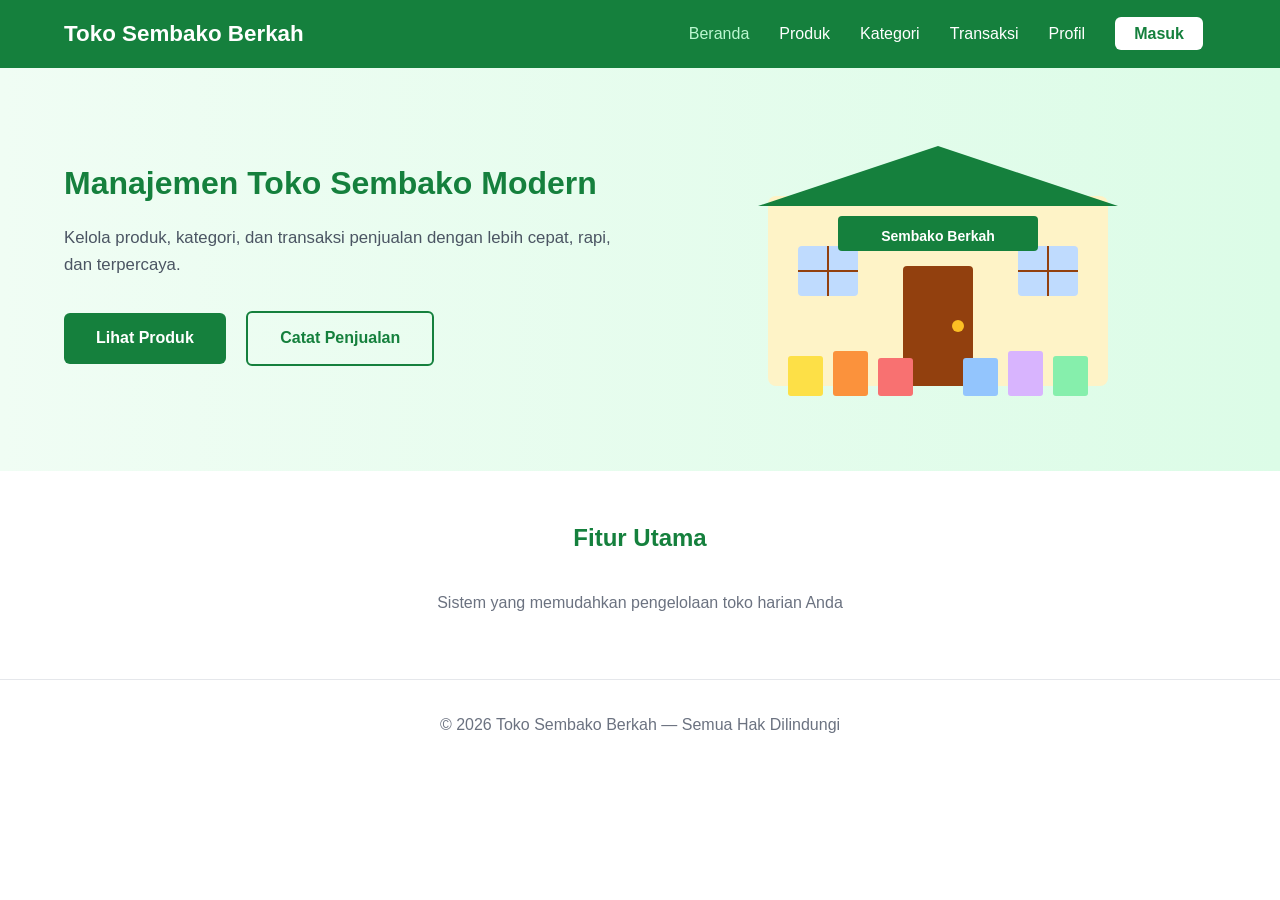
<file: _legacy_python/backend/frontend/index.html>
<!DOCTYPE html>
<html lang="id">
<head>
    <meta charset="UTF-8">
    <meta name="viewport" content="width=device-width, initial-scale=1.0">
    <title>Beranda — Toko Sembako Berkah</title>
    <style>
        * {
            margin: 0;
            padding: 0;
            box-sizing: border-box;
            font-family: 'Segoe UI', Arial, sans-serif;
        }
        body {
            background-color: #ffffff;
            color: #333333;
            line-height: 1.6;
        }
        .container {
            width: 90%;
            max-width: 1200px;
            margin: 0 auto;
        }
        /* Navigasi */
        nav {
            background-color: #15803d;
            padding: 1rem 0;
            margin-bottom: 0;
        }
        .nav-wrap {
            display: flex;
            align-items: center;
            justify-content: space-between;
        }
        .logo {
            font-size: 1.4rem;
            font-weight: 700;
            color: #ffffff;
            text-decoration: none;
        }
        .menu a {
            color: #ffffff;
            text-decoration: none;
            margin: 0 0.8rem;
            font-weight: 500;
        }
        .menu a:hover, .menu a.active {
            color: #bbf7d0;
        }
        .menu .masuk-btn {
            background-color: #ffffff;
            color: #15803d;
            padding: 0.5rem 1.2rem;
            border-radius: 6px;
            font-weight: 600;
        }
        .menu .masuk-btn:hover {
            background-color: #dcfce7;
        }
        /* Bagian Utama */
        .hero {
            background: linear-gradient(to right, #f0fdf4, #dcfce7);
            padding: 3rem 0;
        }
        .hero-wrap {
            display: flex;
            align-items: center;
            gap: 2.5rem;
        }
        .hero-teks {
            flex: 1;
        }
        .hero-teks h1 {
            font-size: 2rem;
            color: #15803d;
            margin-bottom: 1rem;
        }
        .hero-teks p {
            font-size: 1.05rem;
            color: #4b5563;
            margin-bottom: 2rem;
        }
        .tombol {
            display: inline-block;
            padding: 0.8rem 2rem;
            border-radius: 6px;
            text-decoration: none;
            font-weight: 600;
            margin-right: 1rem;
            margin-bottom: 1rem;
        }
        .tombol.hijau {
            background-color: #15803d;
            color: white;
        }
        .tombol.hijau:hover {
            background-color: #166534;
        }
        .tombol.putih {
            border: 2px solid #15803d;
            color: #15803d;
            background-color: transparent;
        }
        .tombol.putih:hover {
            background-color: #dcfce7;
        }
        .hero-gambar {
            flex: 1;
            text-align: center;
        }
        .hero-gambar img,
        .hero-gambar svg {
            max-width: 100%;
            height: auto;
        }
        /* Fitur */
        .fitur {
            padding: 3rem 0;
        }
        .fitur h2 {
            text-align: center;
            color: #15803d;
            margin-bottom: 2rem;
        }
        /* Footer */
        footer {
            text-align: center;
            padding: 2rem 0;
            color: #6b7280;
            border-top: 1px solid #e5e7eb;
            margin-top: 1rem;
        }
        @media (max-width: 768px) {
            .hero-wrap {
                flex-direction: column;
                text-align: center;
            }
            .menu a {
                margin: 0 0.4rem;
                font-size: 0.9rem;
            }
        }
    </style>
</head>
<body>

    <nav>
        <div class="container nav-wrap">
            <a href="index.html" class="logo">Toko Sembako Berkah</a>
            <div class="menu">
                <a href="index.html" class="active">Beranda</a>
                <a href="produk.html">Produk</a>
                <a href="kategori.html">Kategori</a>
                <a href="transaksi.html">Transaksi</a>
                <a href="profil.html">Profil</a>
                <a href="login.html" class="masuk-btn">Masuk</a>
            </div>
        </div>
    </nav>

    <section class="hero">
        <div class="container hero-wrap">
            <div class="hero-teks">
                <h1>Manajemen Toko Sembako Modern</h1>
                <p>Kelola produk, kategori, dan transaksi penjualan dengan lebih cepat, rapi, dan terpercaya.</p>
                <a href="produk.html" class="tombol hijau">Lihat Produk</a>
                <a href="transaksi.html" class="tombol putih">Catat Penjualan</a>
            </div>
            <div class="hero-gambar">
                <!-- Gambar Ilustrasi Toko Sembako -->
                <svg width="400" height="300" viewBox="0 0 400 300" xmlns="http://www.w3.org/2000/svg">
                    <!-- Latar toko -->
                    <rect x="30" y="80" width="340" height="190" fill="#fef3c7" rx="8"/>
                    <!-- Atap toko -->
                    <polygon points="200,30 20,90 380,90" fill="#15803d"/>
                    <!-- Pintu -->
                    <rect x="165" y="150" width="70" height="120" fill="#92400e" rx="4"/>
                    <circle cx="220" cy="210" r="6" fill="#fbbf24"/>
                    <!-- Jendela kiri -->
                    <rect x="60" y="130" width="60" height="50" fill="#bfdbfe" rx="4"/>
                    <line x1="90" y1="130" x2="90" y2="180" stroke="#92400e" stroke-width="2"/>
                    <line x1="60" y1="155" x2="120" y2="155" stroke="#92400e" stroke-width="2"/>
                    <!-- Jendela kanan -->
                    <rect x="280" y="130" width="60" height="50" fill="#bfdbfe" rx="4"/>
                    <line x1="310" y1="130" x2="310" y2="180" stroke="#92400e" stroke-width="2"/>
                    <line x1="280" y1="155" x2="340" y2="155" stroke="#92400e" stroke-width="2"/>
                    <!-- Papan Nama -->
                    <rect x="100" y="100" width="200" height="35" fill="#15803d" rx="4"/>
                    <text x="200" y="125" font-family="Arial" font-size="14" fill="white" text-anchor="middle" font-weight="bold">Sembako Berkah</text>
                    <!-- Produk di depan -->
                    <rect x="50" y="240" width="35" height="40" fill="#fde047" rx="3"/>
                    <rect x="95" y="235" width="35" height="45" fill="#fb923c" rx="3"/>
                    <rect x="140" y="242" width="35" height="38" fill="#f87171" rx="3"/>
                    <rect x="225" y="242" width="35" height="38" fill="#93c5fd" rx="3"/>
                    <rect x="270" y="235" width="35" height="45" fill="#d8b4fe" rx="3"/>
                    <rect x="315" y="240" width="35" height="40" fill="#86efac" rx="3"/>
                </svg>
            </div>
        </div>
    </section>

    <section class="fitur container">
        <h2>Fitur Utama</h2>
        <p style="text-align:center; color:#6b7280;">Sistem yang memudahkan pengelolaan toko harian Anda</p>
    </section>

    <footer>
        <p>&copy; 2026 Toko Sembako Berkah — Semua Hak Dilindungi</p>
    </footer>

</body>
</html>
</file>
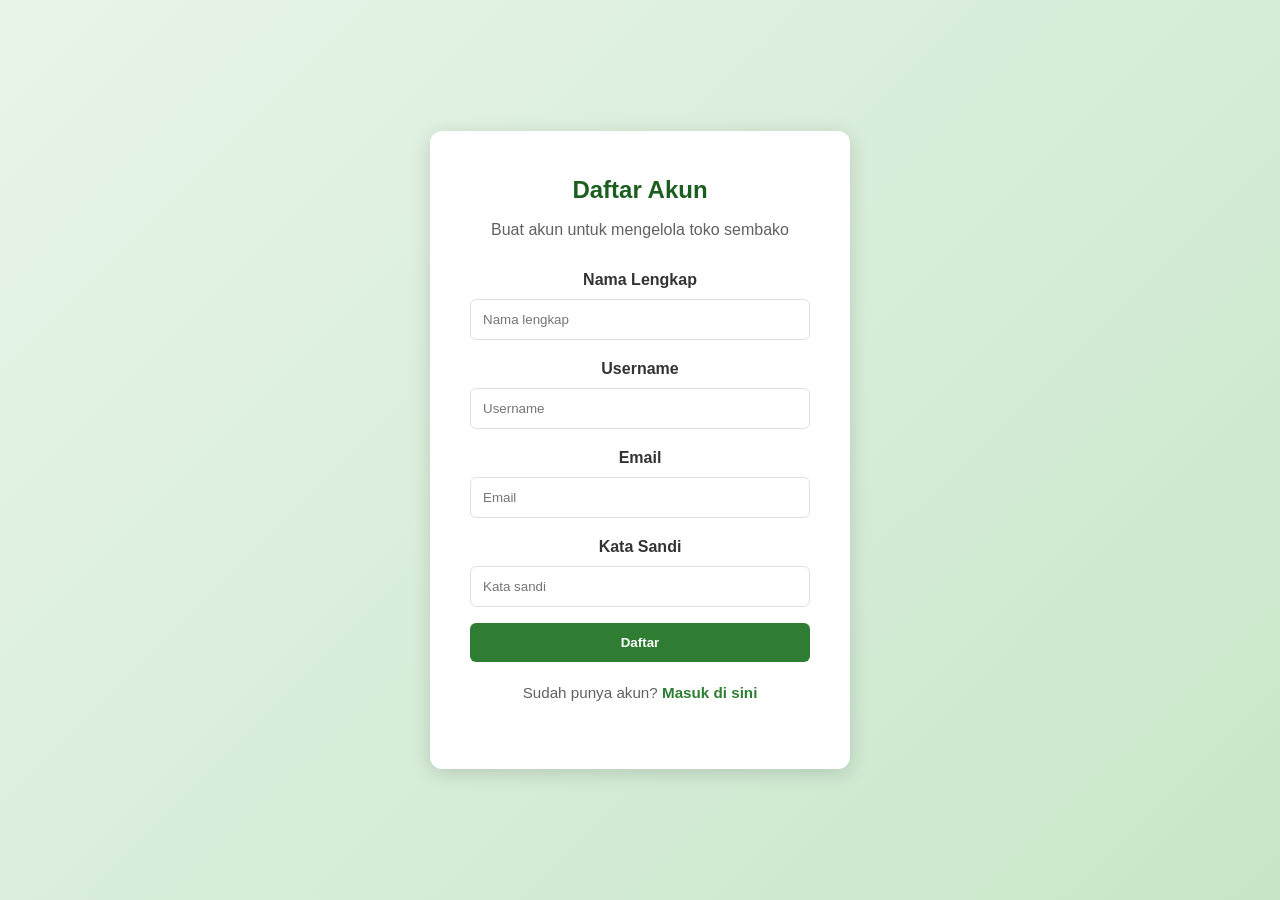
<file: backend/frontend/daftar.html>
<!DOCTYPE html>
<html lang="id">
<head>
    <meta charset="UTF-8">
    <meta name="viewport" content="width=device-width, initial-scale=1.0">
    <title>Daftar - Toko Sembako Berkah</title>
    <link rel="stylesheet" href="css/style.css">
</head>
<body class="halaman-auth">

    <div class="auth-box">
        <h2>Daftar Akun</h2>
        <p>Buat akun untuk mengelola toko sembako</p>

        <form>
            <div class="form-group">
                <label>Nama Lengkap</label>
                <input type="text" placeholder="Nama lengkap" class="input-field">
            </div>
            <div class="form-group">
                <label>Username</label>
                <input type="text" placeholder="Username" class="input-field">
            </div>
            <div class="form-group">
                <label>Email</label>
                <input type="email" placeholder="Email" class="input-field">
            </div>
            <div class="form-group">
                <label>Kata Sandi</label>
                <input type="password" placeholder="Kata sandi" class="input-field">
            </div>
            <button type="submit" class="btn-primary btn-full">Daftar</button>
        </form>
        <p class="auth-link">Sudah punya akun? <a href="login.html">Masuk di sini</a></p>
    </div>

    <script src="js/app.js"></script>
</body>
</html>
</file>
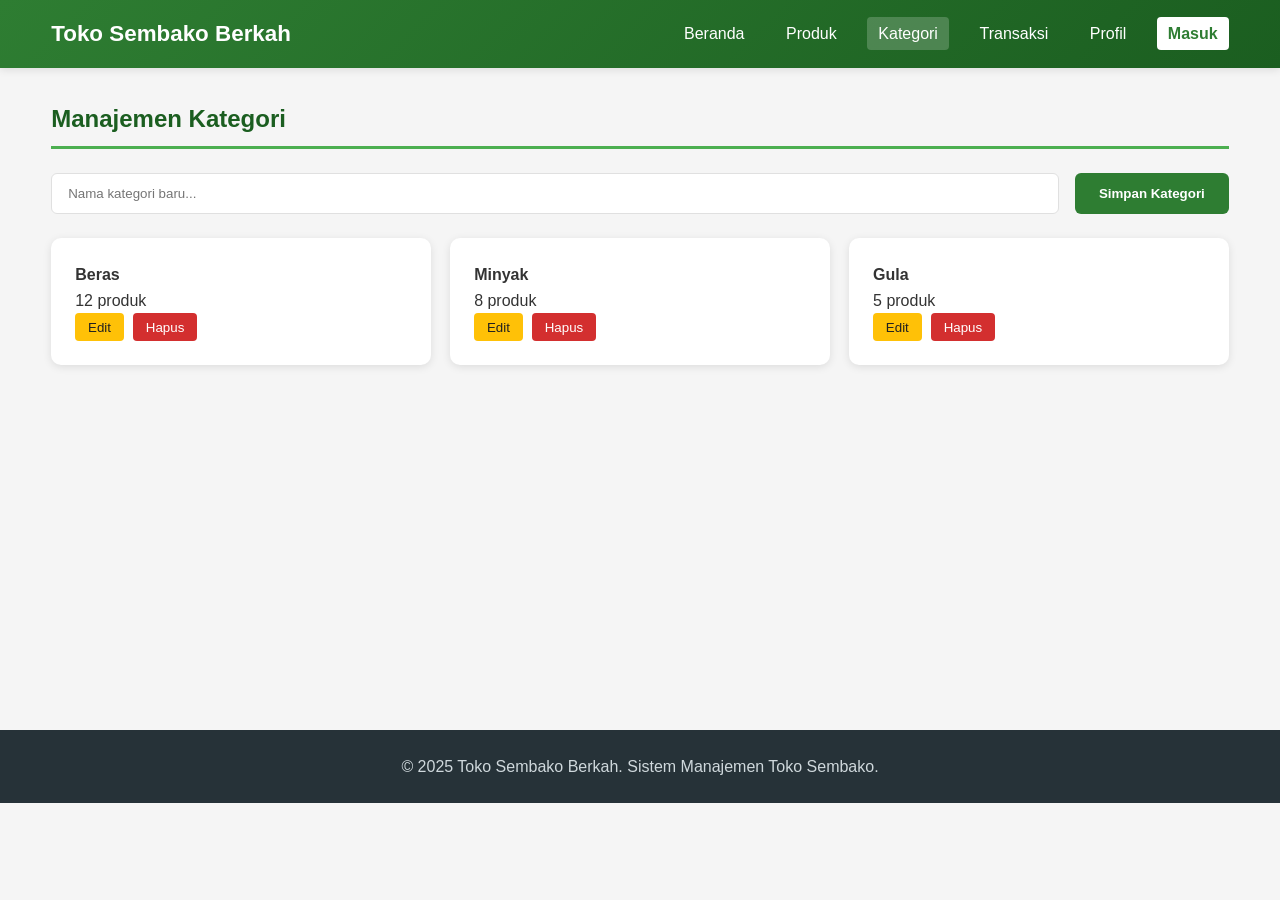
<file: backend/frontend/kategori.html>
<!DOCTYPE html>
<html lang="id">
<head>
    <meta charset="UTF-8">
    <meta name="viewport" content="width=device-width, initial-scale=1.0">
    <title>Kategori - Toko Sembako Berkah</title>
    <link rel="stylesheet" href="css/style.css">
</head>
<body>

    <nav class="navbar">
        <div class="container">
            <h1 class="logo">Toko Sembako Berkah</h1>
            <ul class="nav-links">
                <li><a href="index.html">Beranda</a></li>
                <li><a href="produk.html">Produk</a></li>
                <li><a href="kategori.html" class="active">Kategori</a></li>
                <li><a href="transaksi.html">Transaksi</a></li>
                <li><a href="profil.html">Profil</a></li>
                <li><a href="login.html" class="btn-masuk">Masuk</a></li>
            </ul>
        </div>
    </nav>

    <section class="page-content">
        <div class="container">
            <h2>Manajemen Kategori</h2>

            <div class="toolbar">
                <input type="text" placeholder="Nama kategori baru..." class="input-cari">
                <button class="btn-primary">Simpan Kategori</button>
            </div>

            <div class="kategori-grid">
                <div class="kategori-card">
                    <h4>Beras</h4>
                    <p>12 produk</p>
                    <button class="btn-small btn-edit">Edit</button>
                    <button class="btn-small btn-hapus">Hapus</button>
                </div>
                <div class="kategori-card">
                    <h4>Minyak</h4>
                    <p>8 produk</p>
                    <button class="btn-small btn-edit">Edit</button>
                    <button class="btn-small btn-hapus">Hapus</button>
                </div>
                <div class="kategori-card">
                    <h4>Gula</h4>
                    <p>5 produk</p>
                    <button class="btn-small btn-edit">Edit</button>
                    <button class="btn-small btn-hapus">Hapus</button>
                </div>
            </div>
        </div>
    </section>

    <footer class="footer">
        <div class="container">
            <p>&copy; 2025 Toko Sembako Berkah. Sistem Manajemen Toko Sembako.</p>
        </div>
    </footer>

    <script src="js/app.js"></script>
</body>
</html>
</file>
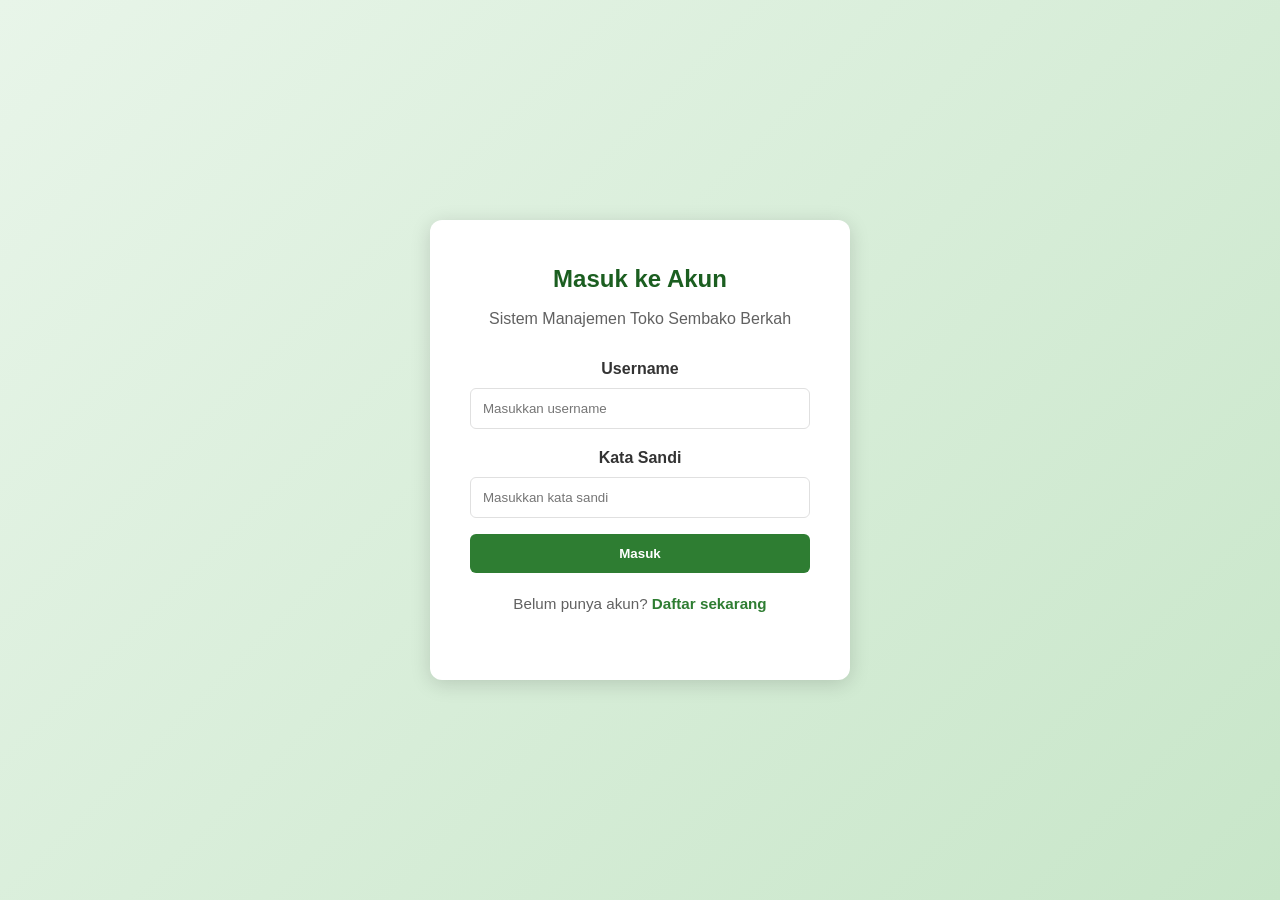
<file: backend/frontend/login.html>
<!DOCTYPE html>
<html lang="id">
<head>
    <meta charset="UTF-8">
    <meta name="viewport" content="width=device-width, initial-scale=1.0">
    <title>Masuk - Toko Sembako Berkah</title>
    <link rel="stylesheet" href="css/style.css">
</head>
<body class="halaman-auth">

    <div class="auth-box">
        <h2>Masuk ke Akun</h2>
        <p>Sistem Manajemen Toko Sembako Berkah</p>

        <form>
            <div class="form-group">
                <label>Username</label>
                <input type="text" placeholder="Masukkan username" class="input-field">
            </div>
            <div class="form-group">
                <label>Kata Sandi</label>
                <input type="password" placeholder="Masukkan kata sandi" class="input-field">
            </div>
            <button type="submit" class="btn-primary btn-full">Masuk</button>
        </form>

        <p class="auth-link">Belum punya akun? <a href="daftar.html">Daftar sekarang</a></p>
    </div>

    <script src="js/app.js"></script>
</body>
</html>
</file>
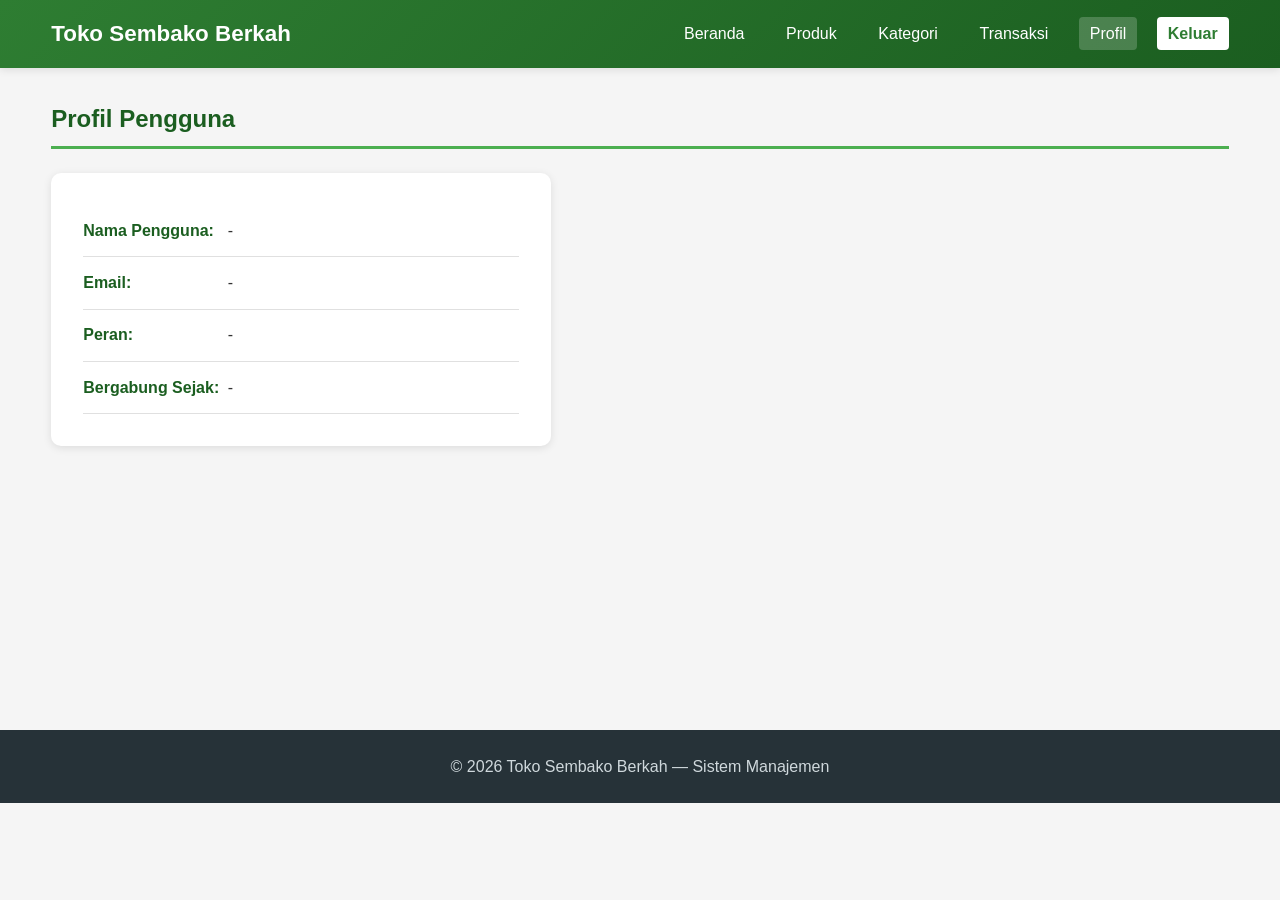
<file: backend/frontend/profil.html>
<!DOCTYPE html>
<html lang="id">
<head>
    <meta charset="UTF-8">
    <meta name="viewport" content="width=device-width, initial-scale=1.0">
    <title>Profil - Toko Sembako Berkah</title>
    <link rel="stylesheet" href="css/style.css">
</head>
<body>

    <nav class="navbar">
        <div class="container">
            <h1 class="logo">Toko Sembako Berkah</h1>
            <ul class="nav-links">
                <li><a href="index.html">Beranda</a></li>
                <li><a href="produk.html">Produk</a></li>
                <li><a href="kategori.html">Kategori</a></li>
                <li><a href="transaksi.html">Transaksi</a></li>
                <li><a href="profil.html" class="active">Profil</a></li>
                <li><a href="#" id="tombolKeluar" class="btn-masuk">Keluar</a></li>
            </ul>
        </div>
    </nav>

    <section class="page-content">
        <div class="container profil-container">
            <h2>Profil Pengguna</h2>
            <div class="profil-kartu">
                <div class="profil-info">
                    <p><strong>Nama Pengguna:</strong> <span id="namaPengguna">-</span></p>
                    <p><strong>Email:</strong> <span id="emailPengguna">-</span></p>
                    <p><strong>Peran:</strong> <span id="peranPengguna">-</span></p>
                    <p><strong>Bergabung Sejak:</strong> <span id="tanggalBergabung">-</span></p>
                </div>
            </div>
        </div>
    </section>

    <footer class="footer">
        <div class="container">
            <p>&copy; 2026 Toko Sembako Berkah — Sistem Manajemen</p>
        </div>
    </footer>

    <script src="js/app.js"></script>
</body>
</html>
</file>
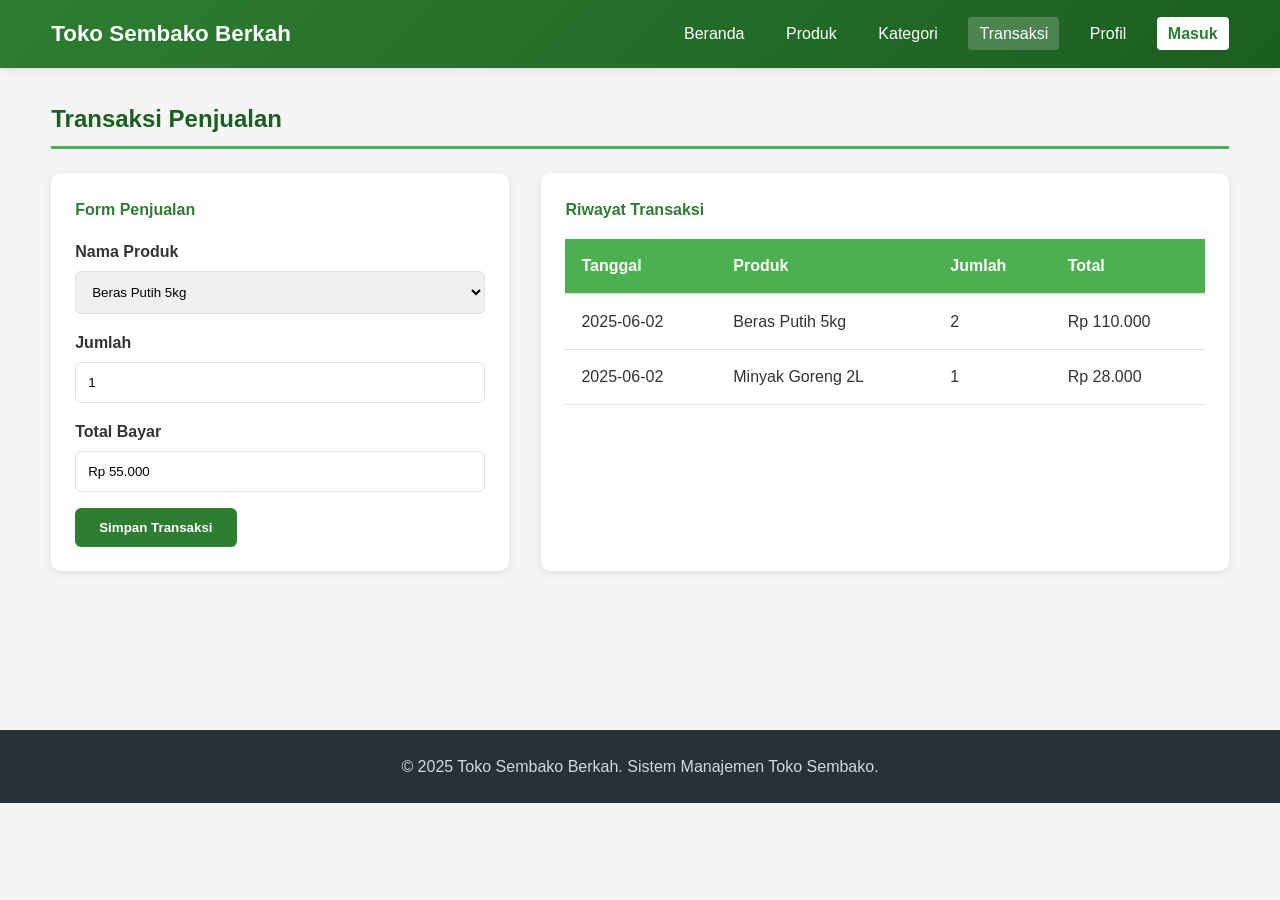
<file: backend/frontend/transaksi.html>
<!DOCTYPE html>
<html lang="id">
<head>
    <meta charset="UTF-8">
    <meta name="viewport" content="width=device-width, initial-scale=1.0">
    <title>Transaksi - Toko Sembako Berkah</title>
    <link rel="stylesheet" href="css/style.css">
</head>
<body>

    <nav class="navbar">
        <div class="container">
            <h1 class="logo">Toko Sembako Berkah</h1>
            <ul class="nav-links">
                <li><a href="index.html">Beranda</a></li>
                <li><a href="produk.html">Produk</a></li>
                <li><a href="kategori.html">Kategori</a></li>
                <li><a href="transaksi.html" class="active">Transaksi</a></li>
                <li><a href="profil.html">Profil</a></li>
                <li><a href="login.html" class="btn-masuk">Masuk</a></li>
            </ul>
        </div>
    </nav>

    <section class="page-content">
        <div class="container">
            <h2>Transaksi Penjualan</h2>

            <div class="transaksi-layout">
                <div class="transaksi-form">
                    <h4>Form Penjualan</h4>
                    <div class="form-group">
                        <label>Nama Produk</label>
                        <select class="input-field">
                            <option>Beras Putih 5kg</option>
                            <option>Minyak Goreng 2L</option>
                            <option>Gula Pasir 1kg</option>
                        </select>
                    </div>
                    <div class="form-group">
                        <label>Jumlah</label>
                        <input type="number" value="1" class="input-field">
                    </div>
                    <div class="form-group">
                        <label>Total Bayar</label>
                        <input type="text" value="Rp 55.000" class="input-field" readonly>
                    </div>
                    <button class="btn-primary">Simpan Transaksi</button>
                </div>

                <div class="transaksi-riwayat">
                    <h4>Riwayat Transaksi</h4>
                    <table class="tabel">
                        <thead>
                            <tr>
                                <th>Tanggal</th>
                                <th>Produk</th>
                                <th>Jumlah</th>
                                <th>Total</th>
                            </tr>
                        </thead>
                        <tbody>
                            <tr>
                                <td>2025-06-02</td>
                                <td>Beras Putih 5kg</td>
                                <td>2</td>
                                <td>Rp 110.000</td>
                            </tr>
                            <tr>
                                <td>2025-06-02</td>
                                <td>Minyak Goreng 2L</td>
                                <td>1</td>
                                <td>Rp 28.000</td>
                            </tr>
                        </tbody>
                    </table>
                </div>
            </div>
        </div>
    </section>

    <footer class="footer">
        <div class="container">
            <p>&copy; 2025 Toko Sembako Berkah. Sistem Manajemen Toko Sembako.</p>
        </div>
    </footer>

    <script src="js/app.js"></script>
</body>
</html>
</file>
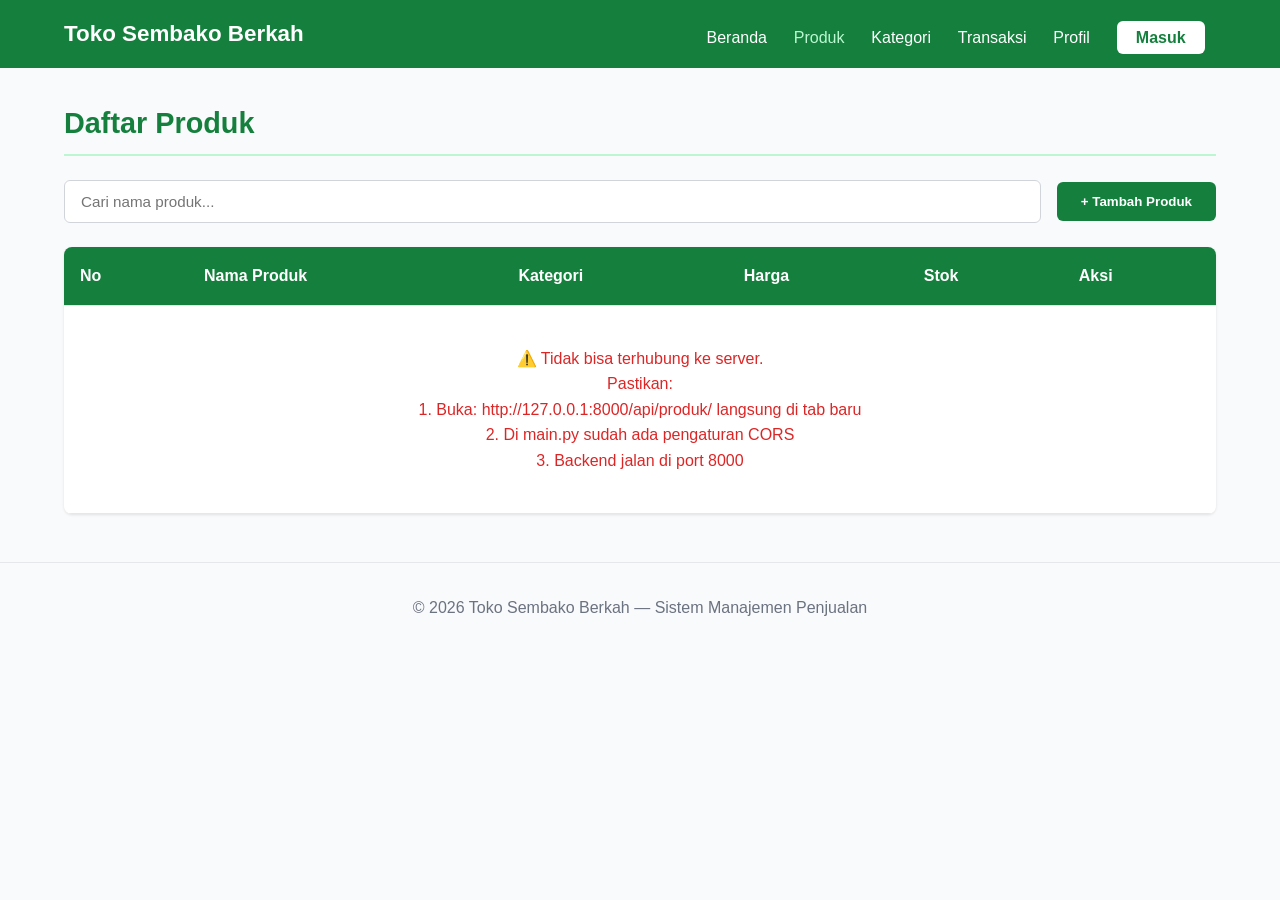
<file: _legacy_python/backend/frontend/produk.html>
<!DOCTYPE html>
<html lang="id">
<head>
    <meta charset="UTF-8">
    <meta name="viewport" content="width=device-width, initial-scale=1.0">
    <title>Produk — Toko Sembako Berkah</title>
    <style>
        * {
            margin: 0;
            padding: 0;
            box-sizing: border-box;
            font-family: 'Segoe UI', Arial, sans-serif;
        }
        body {
            background-color: #f9fafb;
            color: #333;
            line-height: 1.6;
        }
        .container {
            width: 90%;
            max-width: 1200px;
            margin: 0 auto;
        }
        /* Navigasi */
        nav {
            background-color: #15803d;
            padding: 1rem 0;
            margin-bottom: 2rem;
        }
        .nav-wrap {
            display: flex;
            align-items: center;
            justify-content: space-between;
            flex-wrap: wrap;
        }
        .logo {
            font-size: 1.4rem;
            font-weight: 700;
            color: #fff;
            text-decoration: none;
        }
        .menu {
            margin-top: 0.5rem;
        }
        .menu a {
            color: #fff;
            text-decoration: none;
            margin: 0 0.7rem;
            font-weight: 500;
        }
        .menu a:hover, .menu a.active {
            color: #bbf7d0;
        }
        .menu .masuk-btn {
            background-color: #fff;
            color: #15803d;
            padding: 0.5rem 1.2rem;
            border-radius: 6px;
            font-weight: 600;
        }
        /* Konten */
        h2 {
            font-size: 1.8rem;
            color: #15803d;
            margin-bottom: 1.5rem;
            padding-bottom: 0.5rem;
            border-bottom: 2px solid #bbf7d0;
        }
        .toolbar {
            display: flex;
            gap: 1rem;
            margin-bottom: 1.5rem;
            flex-wrap: wrap;
            align-items: center;
        }
        .input-cari {
            flex: 1;
            min-width: 280px;
            padding: 0.75rem 1rem;
            border: 1px solid #d1d5db;
            border-radius: 6px;
            outline: none;
            font-size: 0.95rem;
        }
        .input-cari:focus {
            border-color: #15803d;
            box-shadow: 0 0 0 3px rgba(21, 128, 61, 0.1);
        }
        .btn-tambah {
            background-color: #15803d;
            color: white;
            border: none;
            padding: 0.75rem 1.5rem;
            border-radius: 6px;
            font-weight: 600;
            cursor: pointer;
            transition: background 0.2s;
        }
        .btn-tambah:hover {
            background-color: #166534;
        }
        .tabel-bungkus {
            background: white;
            border-radius: 8px;
            box-shadow: 0 1px 3px rgba(0,0,0,0.1);
            overflow: hidden;
        }
        table {
            width: 100%;
            border-collapse: collapse;
        }
        th, td {
            padding: 1rem;
            text-align: left;
            border-bottom: 1px solid #e5e7eb;
        }
        th {
            background-color: #15803d;
            color: white;
            font-weight: 600;
        }
        tr:hover {
            background-color: #f0fdf4;
        }
        .btn-ubah {
            background-color: #fef3c7;
            color: #92400e;
            border: none;
            padding: 0.4rem 0.8rem;
            border-radius: 4px;
            margin-right: 0.3rem;
            cursor: pointer;
        }
        .btn-hapus {
            background-color: #fee2e2;
            color: #b91c1c;
            border: none;
            padding: 0.4rem 0.8rem;
            border-radius: 4px;
            cursor: pointer;
        }
        .pesan {
            text-align: center;
            padding: 2.5rem;
            color: #6b7280;
        }
        .pesan.error {
            color: #dc2626;
        }
        footer {
            text-align: center;
            padding: 2rem 0;
            color: #6b7280;
            margin-top: 3rem;
            border-top: 1px solid #e5e7eb;
        }
    </style>
</head>
<body>

    <nav>
        <div class="container nav-wrap">
            <a href="index.html" class="logo">Toko Sembako Berkah</a>
            <div class="menu">
                <a href="index.html">Beranda</a>
                <a href="produk.html" class="active">Produk</a>
                <a href="kategori.html">Kategori</a>
                <a href="transaksi.html">Transaksi</a>
                <a href="profil.html">Profil</a>
                <a href="login.html" class="masuk-btn" id="linkMasuk">Masuk</a>
            </div>
        </div>
    </nav>

    <div class="container">
        <h2>Daftar Produk</h2>

        <div class="toolbar">
            <input type="text" class="input-cari" id="cariProduk" placeholder="Cari nama produk...">
            <button class="btn-tambah">+ Tambah Produk</button>
        </div>

        <div class="tabel-bungkus">
            <table>
                <thead>
                    <tr>
                        <th>No</th>
                        <th>Nama Produk</th>
                        <th>Kategori</th>
                        <th>Harga</th>
                        <th>Stok</th>
                        <th>Aksi</th>
                    </tr>
                </thead>
                <tbody id="daftarProduk">
                    <tr>
                        <td colspan="6" class="pesan">Memuat data...</td>
                    </tr>
                </tbody>
            </table>
        </div>
    </div>

    <footer>
        <p>&copy; 2026 Toko Sembako Berkah — Sistem Manajemen Penjualan</p>
    </footer>

    <script>
        // Cek status login
        if (localStorage.getItem("token")) {
            document.getElementById("linkMasuk").style.display = "none";
        }

        // Ambil data produk
        async function muatProduk() {
            const tbody = document.getElementById("daftarProduk");
            
            try {
                // ⚠️ PASTIKAN ALAMAT INI SAMA PERSIS
                const res = await fetch("http://127.0.0.1:8000/api/produk/");
                
                if (!res.ok) throw new Error("Status: " + res.status);
                
                const data = await res.json();
                
                if (!data || data.length === 0) {
                    tbody.innerHTML = `<tr><td colspan="6" class="pesan">
                        Belum ada produk. Buka <b>http://127.0.0.1:8000/docs</b> untuk menambah data pertama.
                    </td></tr>`;
                    return;
                }

                tbody.innerHTML = data.map((p, i) => `
                    <tr>
                        <td>${i + 1}</td>
                        <td><strong>${p.nama}</strong></td>
                        <td>${p.nama_kategori || "-"}</td>
                        <td>Rp ${(p.harga || 0).toLocaleString("id-ID")}</td>
                        <td>${p.stok || 0}</td>
                        <td>
                            <button class="btn-ubah">Ubah</button>
                            <button class="btn-hapus">Hapus</button>
                        </td>
                    </tr>
                `).join("");

            } catch (err) {
                console.error("Error detail:", err);
                tbody.innerHTML = `<tr><td colspan="6" class="pesan error">
                    ⚠️ Tidak bisa terhubung ke server.<br>
                    Pastikan:<br>
                    1. Buka: <code>http://127.0.0.1:8000/api/produk/</code> langsung di tab baru<br>
                    2. Di <code>main.py</code> sudah ada pengaturan CORS<br>
                    3. Backend jalan di port 8000
                </td></tr>`;
            }
        }

        muatProduk();
    </script>

</body>
</html>
</file>
<file: backend/frontend/css/style.css>
* {
    margin: 0;
    padding: 0;
    box-sizing: border-box;
    font-family: 'Segoe UI', Tahoma, Geneva, Verdana, sans-serif;
}

:root {
    --hijau-utama: #2e7d32;
    --hijau-terang: #4caf50;
    --hijau-gelap: #1b5e20;
    --putih: #ffffff;
    --abu-terang: #f5f5f5;
    --abu: #e0e0e0;
    --abu-teks: #616161;
    --merah: #d32f2f;
    --bayangan: 0 2px 8px rgba(0,0,0,0.1);
}

body {
    background-color: var(--abu-terang);
    color: #333;
    line-height: 1.6;
}

.container {
    width: 92%;
    max-width: 1200px;
    margin: 0 auto;
}

/* Navigasi */
.navbar {
    background: linear-gradient(135deg, var(--hijau-utama), var(--hijau-gelap));
    color: var(--putih);
    padding: 1rem 0;
    box-shadow: var(--bayangan);
    position: sticky;
    top: 0;
    z-index: 100;
}

.navbar .container {
    display: flex;
    justify-content: space-between;
    align-items: center;
    flex-wrap: wrap;
}

.logo {
    font-size: 1.4rem;
    font-weight: 700;
}

.nav-links {
    display: flex;
    list-style: none;
    gap: 1.2rem;
    align-items: center;
    flex-wrap: wrap;
}

.nav-links a {
    color: var(--putih);
    text-decoration: none;
    padding: 0.5rem 0.7rem;
    border-radius: 4px;
    transition: background 0.2s;
}

.nav-links a:hover, .nav-links a.active {
    background: rgba(255,255,255,0.2);
}

.btn-masuk {
    background: var(--putih);
    color: var(--hijau-utama) !important;
    font-weight: 600;
}

/* Bagian Utama */
.hero {
    padding: 3rem 0;
    background: linear-gradient(to right, #e8f5e9, #c8e6c9);
}

.hero-content {
    display: grid;
    grid-template-columns: 1fr 1fr;
    gap: 2rem;
    align-items: center;
}

.hero-text h2 {
    font-size: 2rem;
    color: var(--hijau-gelap);
    margin-bottom: 1rem;
}

.hero-text p {
    font-size: 1.1rem;
    margin-bottom: 1.5rem;
    color: #444;
}

.btn-primary {
    display: inline-block;
    background: var(--hijau-utama);
    color: var(--putih);
    padding: 0.75rem 1.5rem;
    border-radius: 6px;
    text-decoration: none;
    font-weight: 600;
    border: none;
    cursor: pointer;
    transition: transform 0.2s, background 0.2s;
}

.btn-primary:hover {
    background: var(--hijau-gelap);
    transform: translateY(-2px);
}

.btn-secondary {
    display: inline-block;
    background: transparent;
    color: var(--hijau-utama);
    border: 2px solid var(--hijau-utama);
    padding: 0.75rem 1.5rem;
    border-radius: 6px;
    text-decoration: none;
    font-weight: 600;
    margin-left: 0.5rem;
    transition: all 0.2s;
}

.btn-secondary:hover {
    background: var(--hijau-utama);
    color: var(--putih);
}

.hero-image img {
    width: 100%;
    max-width: 350px;
    margin: 0 auto;
    display: block;
}

/* Fitur */
.fitur {
    padding: 3rem 0;
}

.fitur h3 {
    text-align: center;
    font-size: 1.8rem;
    color: var(--hijau-gelap);
    margin-bottom: 2rem;
}

.fitur-grid {
    display: grid;
    grid-template-columns: repeat(auto-fit, minmax(250px, 1fr));
    gap: 1.5rem;
}

.fitur-card {
    background: var(--putih);
    padding: 1.5rem;
    border-radius: 10px;
    box-shadow: var(--bayangan);
    transition: transform 0.3s;
}

.fitur-card:hover {
    transform: translateY(-5px);
}

.fitur-card h4 {
    color: var(--hijau-utama);
    margin-bottom: 0.5rem;
}

/* Halaman Umum */
.page-content {
    padding: 2rem 0 3rem;
    min-height: 70vh;
}

.page-content h2 {
    color: var(--hijau-gelap);
    margin-bottom: 1.5rem;
    border-bottom: 3px solid var(--hijau-terang);
    padding-bottom: 0.5rem;
}

.toolbar {
    display: flex;
    gap: 1rem;
    margin-bottom: 1.5rem;
    flex-wrap: wrap;
}

.input-cari {
    flex: 1;
    min-width: 200px;
    padding: 0.75rem 1rem;
    border: 1px solid var(--abu);
    border-radius: 6px;
}

.table-wrapper {
    overflow-x: auto;
    background: var(--putih);
    border-radius: 10px;
    box-shadow: var(--bayangan);
}

.tabel {
    width: 100%;
    border-collapse: collapse;
}

.tabel th, .tabel td {
    padding: 0.9rem 1rem;
    text-align: left;
    border-bottom: 1px solid var(--abu);
}

.tabel th {
    background: var(--hijau-terang);
    color: var(--putih);
}

.btn-small {
    padding: 0.4rem 0.8rem;
    border: none;
    border-radius: 4px;
    cursor: pointer;
    margin-right: 0.3rem;
    font-weight: 500;
}

.btn-edit {
    background: #ffc107;
    color: #212121;
}

.btn-hapus {
    background: var(--merah);
    color: var(--putih);
}

/* Kategori */
.kategori-grid {
    display: grid;
    grid-template-columns: repeat(auto-fit, minmax(220px, 1fr));
    gap: 1.2rem;
}

.kategori-card {
    background: var(--putih);
    padding: 1.5rem;
    border-radius: 10px;
    box-shadow: var(--bayangan);
}

/* Transaksi */
.transaksi-layout {
    display: grid;
    grid-template-columns: 1fr 1.5fr;
    gap: 2rem;
}

.transaksi-form, .transaksi-riwayat {
    background: var(--putih);
    padding: 1.5rem;
    border-radius: 10px;
    box-shadow: var(--bayangan);
}

.transaksi-form h4, .transaksi-riwayat h4 {
    margin-bottom: 1rem;
    color: var(--hijau-utama);
}

.form-group {
    margin-bottom: 1rem;
}

.form-group label {
    display: block;
    margin-bottom: 0.4rem;
    font-weight: 600;
}

.input-field {
    width: 100%;
    padding: 0.75rem;
    border: 1px solid var(--abu);
    border-radius: 6px;
}

/* Login & Daftar */
.halaman-auth {
    background: linear-gradient(135deg, #e8f5e9, #c8e6c9);
    min-height: 100vh;
    display: flex;
    align-items: center;
    justify-content: center;
    padding: 1rem;
}

.auth-box {
    background: var(--putih);
    padding: 2.5rem;
    border-radius: 12px;
    box-shadow: 0 4px 20px rgba(0,0,0,0.15);
    width: 100%;
    max-width: 420px;
    text-align: center;
}

.auth-box h2 {
    color: var(--hijau-gelap);
    margin-bottom: 0.5rem;
}

.auth-box > p {
    color: var(--abu-teks);
    margin-bottom: 1.5rem;
}

.btn-full {
    width: 100%;
}

.auth-link {
    margin-top: 1.2rem;
    font-size: 0.95rem;
}

.auth-link a {
    color: var(--hijau-utama);
    font-weight: 600;
    text-decoration: none;
}

/* Profil */
.profil-kartu {
    background: var(--putih);
    padding: 2rem;
    border-radius: 10px;
    box-shadow: var(--bayangan);
    max-width: 500px;
}

.profil-info p {
    padding: 0.8rem 0;
    border-bottom: 1px solid var(--abu);
    font-size: 1rem;
}

.profil-info strong {
    display: inline-block;
    width: 140px;
    color: var(--hijau-gelap);
}

/* Kaki Halaman */
.footer {
    background: #263238;
    color: #cfd8dc;
    text-align: center;
    padding: 1.5rem 0;
    margin-top: 2rem;
}

/* Responsif */
@media (max-width: 768px) {
    .hero-content, .transaksi-layout {
        grid-template-columns: 1fr;
    }
    .nav-links {
        margin-top: 0.8rem;
        justify-content: center;
    }
}
</file>
